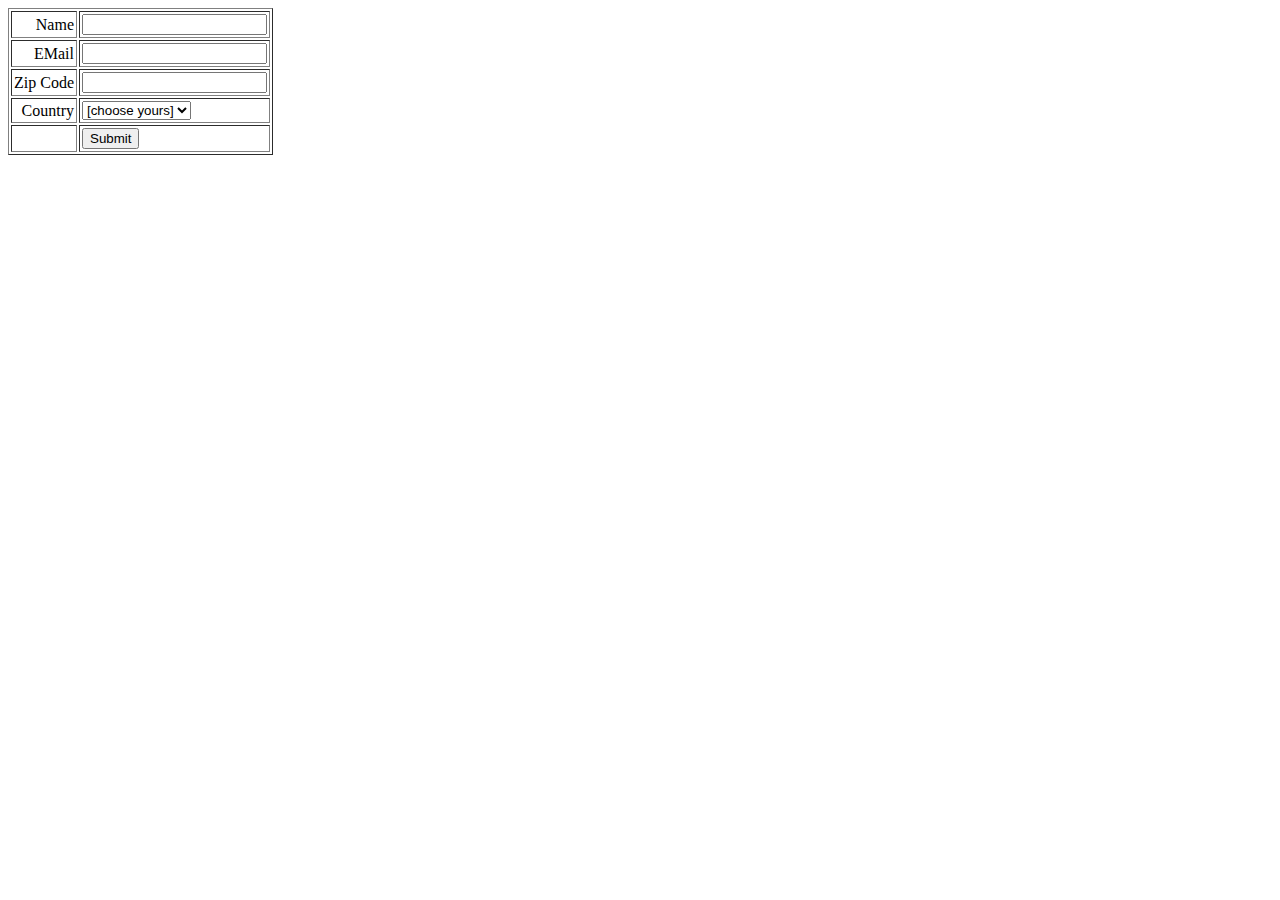
<file: ClassExercises/CE09/index.html>
<html>   
    <head>
        <title>Form Validation</title>

        <style>
            .error
            {
                color:red;
                
            }

          

        </style>

        <script>


            function validate()
            {
                var errorArray = new Array();

                if (document.myForm.Name.value === "")
                {
                    document.myForm.Name.focus(); //puts cursor in that are of the form
                    errorArray.push("You need a Name");
                    document.getElementById("Name").style = "background-color:#f7df85";


                } else
                {
                    document.getElementById("Name").style = "background-color:white";

                }

                if (document.myForm.EMail.value === "")
                {
                    document.myForm.EMail.focus();
                    errorArray.push("You need an Email");
                    document.getElementById("EMail").style = "background-color:#f7df85";

                } else
                {
                    document.getElementById("EMail").style = "background-color:white";

                }

                if (document.myForm.Zip.value === "" ||
                        isNaN(document.myForm.Zip.value) ||
                        document.myForm.Zip.value.length !== 5)  // isNaN is is not a number
                {
                    document.myForm.Zip.focus();
                    errorArray.push("You need a zip code");
                    document.getElementById("Zip").style = "background-color:#f7df85";
                } else
                {
                    document.getElementById("Zip").style = "background-color:white";

                }

                if (document.myForm.Country.value === "-1")
                {
                    errorArray.push("You need a country");
                    document.getElementById("Country").style = "background-color:#f7df85";
                } else
                {
                    document.getElementById("Country").style = "background-color:white";

                }

                if (errorArray.length > 0)
                {
                    var errorReport = document.getElementById("errorlog");
                    errorString = "<ul style='margin: 0;'>";
                    for (error = 0; error < errorArray.length; error++)
                    {
                        errorString = errorString + "<li class='error'>" + errorArray[error] + "</li>";
                    }

                    errorString += "</ul>";
                    errorReport.innerHTML = errorString;
                    return false;
                }
                return(true);
            }


        </script>      
    </head>   
    <body>
        <div id="mainDiv">
            <form action="" name="myForm" onsubmit="return(validate());">
                <table cellspacing="2" cellpadding="2" border="1">            
                    <tr>
                        <td align="right">Name</td>
                        <td><input type="text" name="Name" id="Name" /></td>
                    </tr>            
                    <tr>
                        <td align="right">EMail</td>
                        <td><input type="text" name="EMail" id="EMail" /></td>
                    </tr>            
                    <tr>
                        <td align="right">Zip Code</td>
                        <td><input type="text" name="Zip" id="Zip" /></td>
                    </tr>            
                    <tr>
                        <td align="right">Country</td>
                        <td>
                            <select name="Country" id="Country">

                            </select>
                        </td>
                    </tr>            
                    <tr>
                        <td align="right"></td>
                        <td><input type="submit" value="Submit" /></td>
                    </tr>            
                </table>

            </form>  
            <div id="errorlog"></div>
        </div>

    </body>
    <script>

        var countryArray = ["USA", "UK", "INDIA"];
        countryOption = "<option value='-1' selected>[choose yours]</option>";

        for (c = 0; c < countryArray.length; c++)
        {
            countryOption += "<option value='" + c + "'>" + countryArray[c] + "</option>";

        }

        document.myForm.Country.innerHTML = countryOption;

    </script>
</html>
</file>
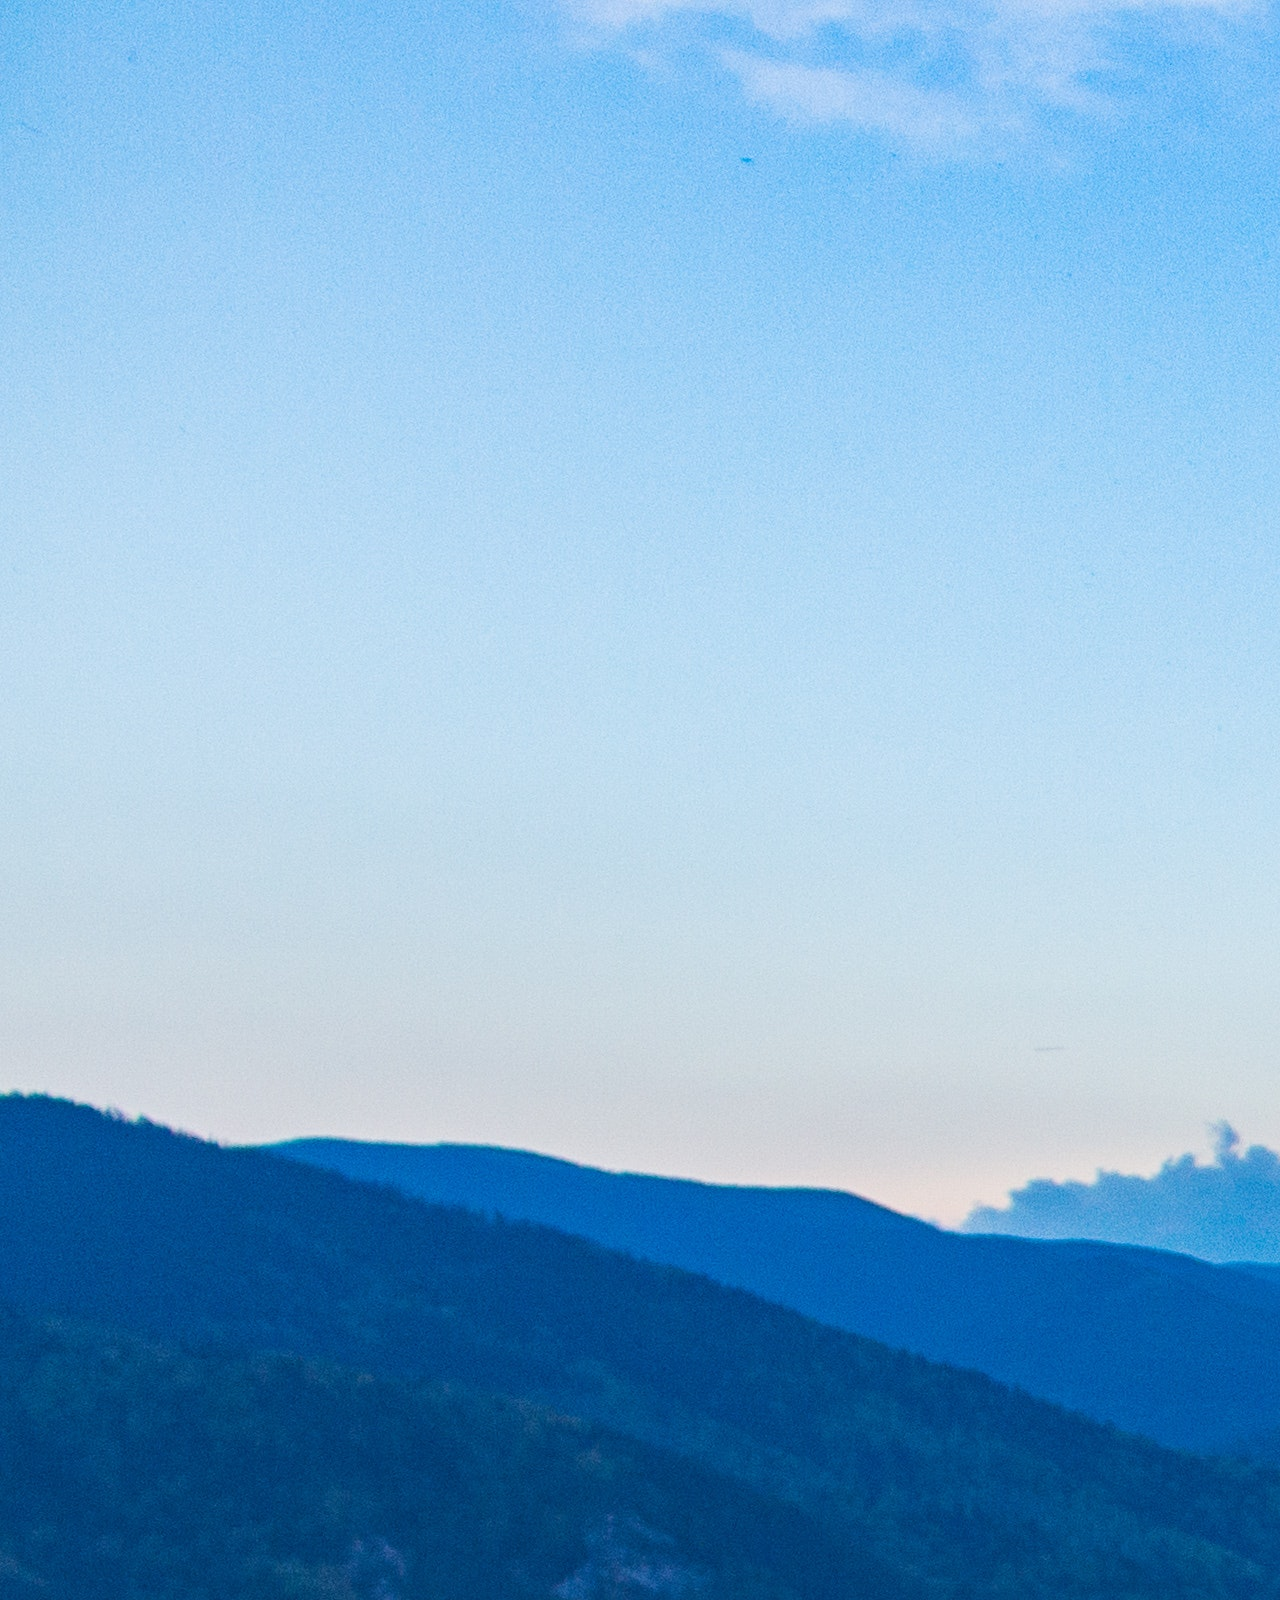
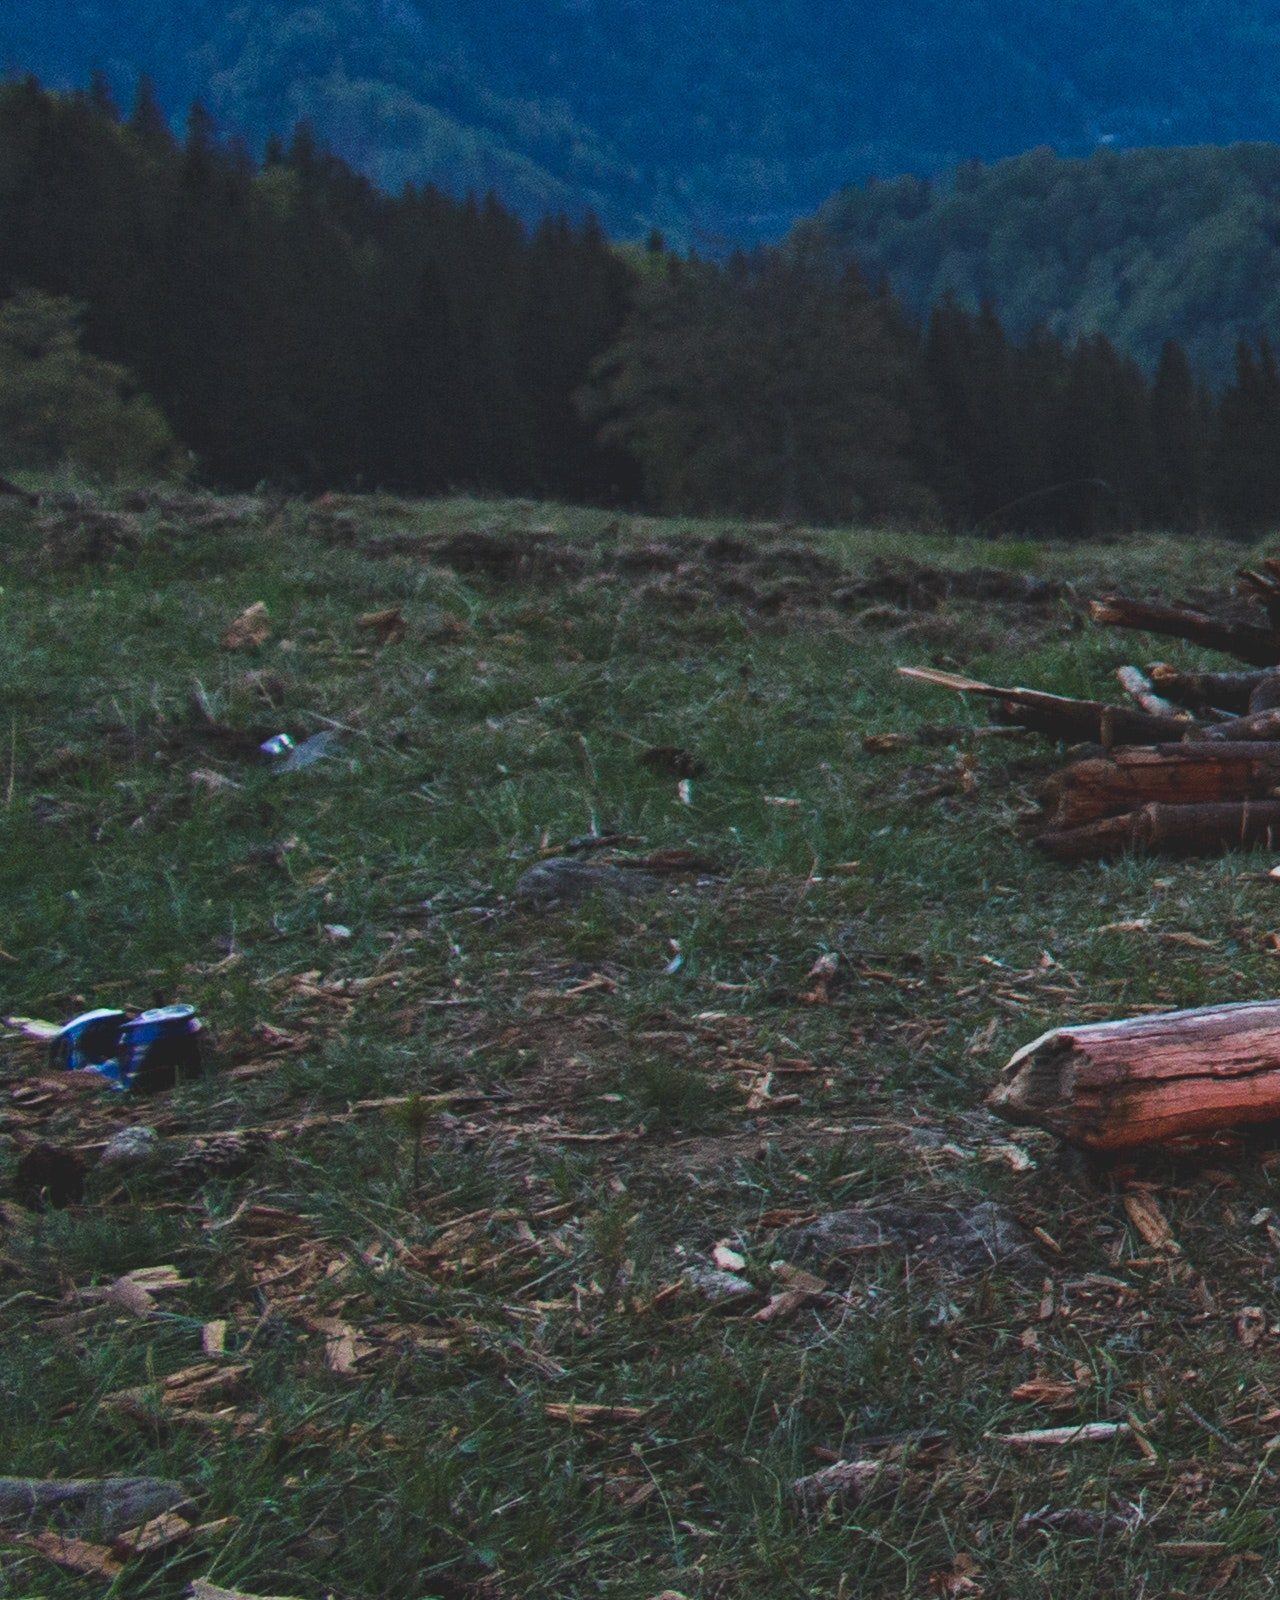
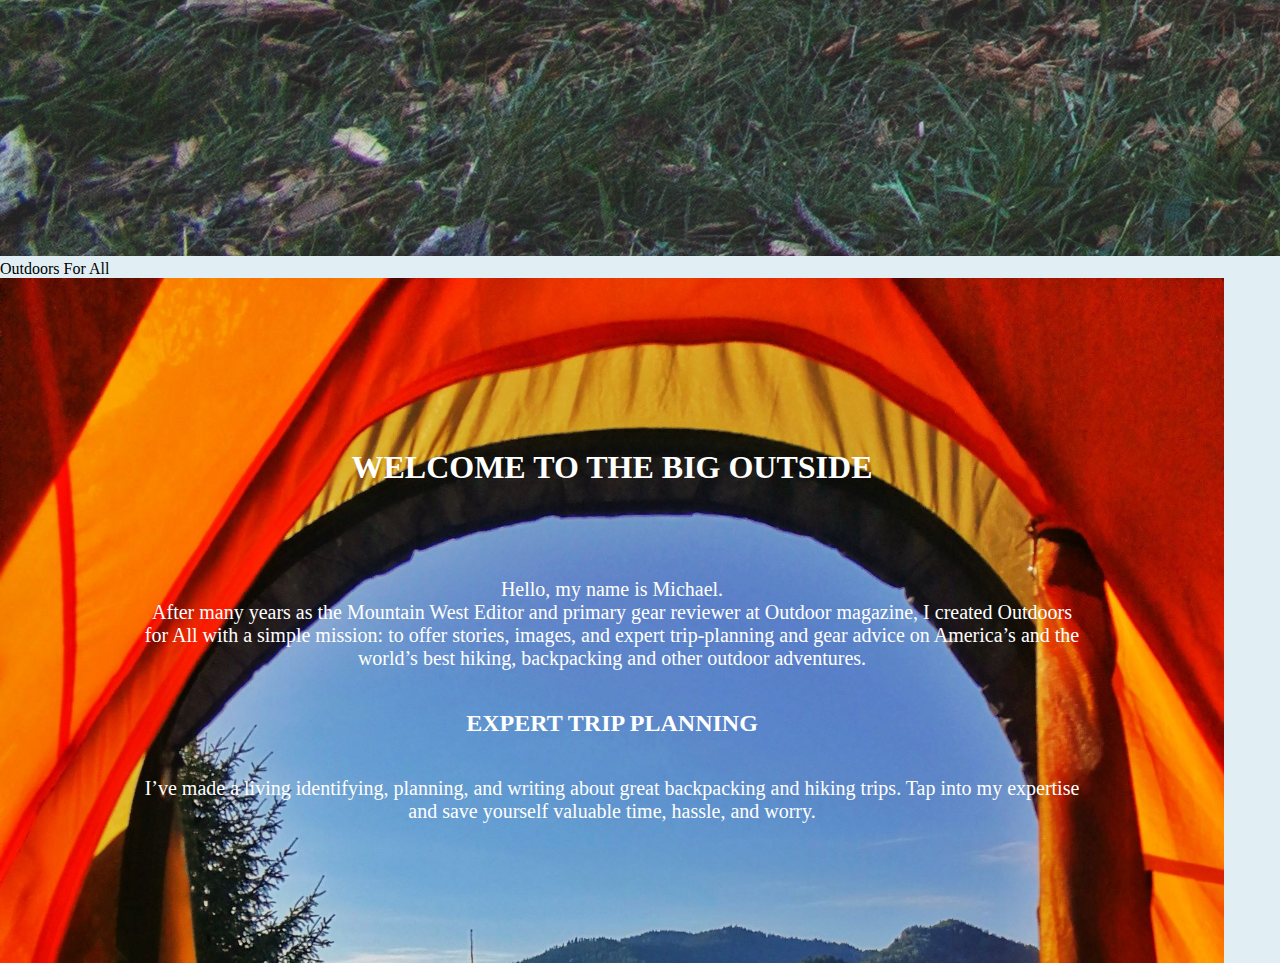
<file: AssignmentOutdoors/index2.html>
<!DOCTYPE html>
<!--
To change this license header, choose License Headers in Project Properties.
To change this template file, choose Tools | Templates
and open the template in the editor.
-->
<html>
    <head>
        <title>Outdoors For All</title>
        <meta charset="UTF-8">
        <meta name="viewport" content="width=device-width, initial-scale=1.0">
        <link rel="stylesheet" type="text/css" href="css/style.css">
    </head>
    <body>
        <div id = "banner">
            <img src="img/outdoor1.jpg" alt="landscape">
            <div>Outdoors For All</div>
        </div>
        <div>
            <?php
            ?>
        </div>
        <div id = "mainIntro">
            <h1>WELCOME TO THE BIG OUTSIDE</h1>
            <p> Hello, my name is Michael. <br>
                After many years as the Mountain West Editor and primary gear reviewer at Outdoor magazine, 
                I created Outdoors for All with a simple mission: to offer stories, images, and expert trip-planning 
                and gear advice on America’s and the world’s best hiking, backpacking and other outdoor adventures. </p>  
            <h2>EXPERT TRIP PLANNING</h2>
            <p> I’ve made a living identifying, planning, and writing about great backpacking 
                and hiking trips. Tap into my expertise and save yourself valuable time, hassle,
                and worry. </p>
        </div>
    </body>
</html>
</file>
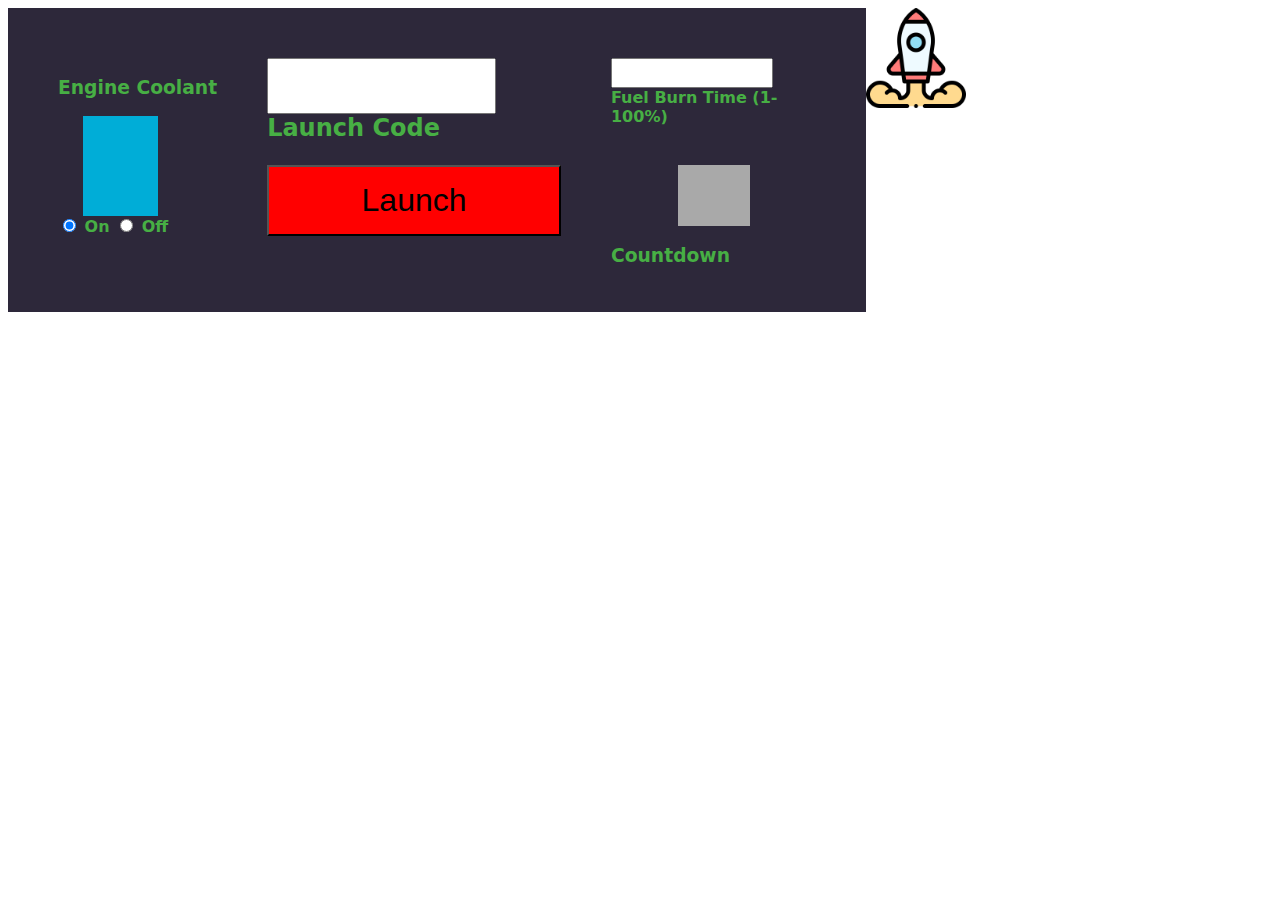
<file: ClassExercises/CE10/LaunchPanel.html>
<!DOCTYPE html>
<!--
Click nbfs://nbhost/SystemFileSystem/Templates/Licenses/license-default.txt to change this license
Click nbfs://nbhost/SystemFileSystem/Templates/ClientSide/html.html to edit this template
-->
<html>
    <head>
        <title>Launch Panel</title>
        <meta charset="UTF-8">
        <meta name="viewport" content="width=device-width, initial-scale=1.0">

        <link href="style.css" rel="stylesheet" type="text/css"/>



    </head>
    <body>
        <div id = "panel">
            <div id="engineCoolant" class="item1">
                <h3>Engine Coolant</h3>
                <div class="" id = "coolantLevels"></div>
                <input type="radio" value="On" id = "coolantOn" name ="engineCoolant" onclick="checkCoolant()" checked>
                <label for="coolantOn">On</label>
                <input type="radio" value="Off" id="coolantOff" name ="engineCoolant" onclick="checkCoolant()">
                <label for="coolantOff">Off</label>
            </div>

            <div id = "launchInput" class="item2">
                <input type="text" id="launchCode" name="launchCode">
                <label for="launchCode">Launch Code</label>
            </div>

            <div id = "fuelBurnTime" class="item3">
                <input type="number" id = "burnTime" name="burnTime"><br>
                <label for = "burnTime">Fuel Burn Time (1-100%)</label>
            </div>

            <div class="item4">
                <button id = "launchButton" onclick="checkToLaunch()">Launch</button>
            </div>

            <div class="item5">
                <div id = "countDownDisplay"></div>
                <h3>Countdown</h3>

            </div>

            <div class="item6">
                <ul id="status">

                </ul>
            </div>
        </div>
        <div id="rocketShip">
            <img src="rocket.png" alt="rocket">
        </div>

    </body>

    <script>

        //set coolant display
        function checkCoolant()
        {
            var coolantDisplay = document.getElementById("coolantLevels");

        if (document.getElementById("coolantOn").checked)
        {
             coolantDisplay.classList.remove("goodCoolant");
            coolantDisplay.classList.add("tooMuchCoolant");
            console.log("on");
            
        }
        if (document.getElementById("coolantOff").checked)
        {
            coolantDisplay.classList.add("goodCoolant");
            coolantDisplay.classList.remove("tooMuchCoolant");
            console.log("off");

        }
        }
        

        function checkToLaunch()
        {

            statusIndicator = document.getElementById("status");
            statusInformation = "";
            readyToLaunch = true;
            var launchCodeInput = document.getElementById("launchCode").value;
            console.log(launchCodeInput);
            
            var launchcode = document.getElementById("launchCode").value;

            try
            {
                if (document.getElementById("coolantOn").checked)
                {
                    statusInformation += "<li>To much coolant to start engine</li>";
                    readyToLaunch = false;

                }

                if (document.getElementById("burnTime").value < 20)
                {
                    statusInformation += "<li>Burn time too low</li>";
                    readyToLaunch = false;


                } else if (document.getElementById("burnTime").value > 30)
                {
                    statusInformation += "<li>Burn time too high</li>";
                    readyToLaunch = false;
                }

                if (document.getElementById("launchCode").value === "")
                {
                    statusInformation += "<li>Need launch code</li>";
  
                    readyToLaunch = false;
                }

                //launch if good
                if (readyToLaunch)
                {
           
                    var num = 10;

                    var interval = setInterval(setCountdown, 1000);
                    
                   
                    
                    

                }


                statusIndicator.innerHTML = statusInformation;
            } catch (err)
            {
                console.log(err);

            }

            function setCountdown()
            {
                document.getElementById("countDownDisplay").innerHTML = num;
                num--;
                if (num === -1)
                {
                    clearInterval(interval);
                    document.getElementById("status").innerHTML = "<li style ='font-size: 3em;'>"+launchCodeInput+" Launched</li>";
                }




            }

            /* comment 
             Check to see if the engine coolant is checked as off
             It will check to see the burn is between 20% and 30%
             It will check to see if there is a launch code entered
             If any errors come up it will stop and list the error
             If no errors it will display the launch code in all uppercase and count down to launch with a loop
             
             */
        }
    </script>


</html>
</file>
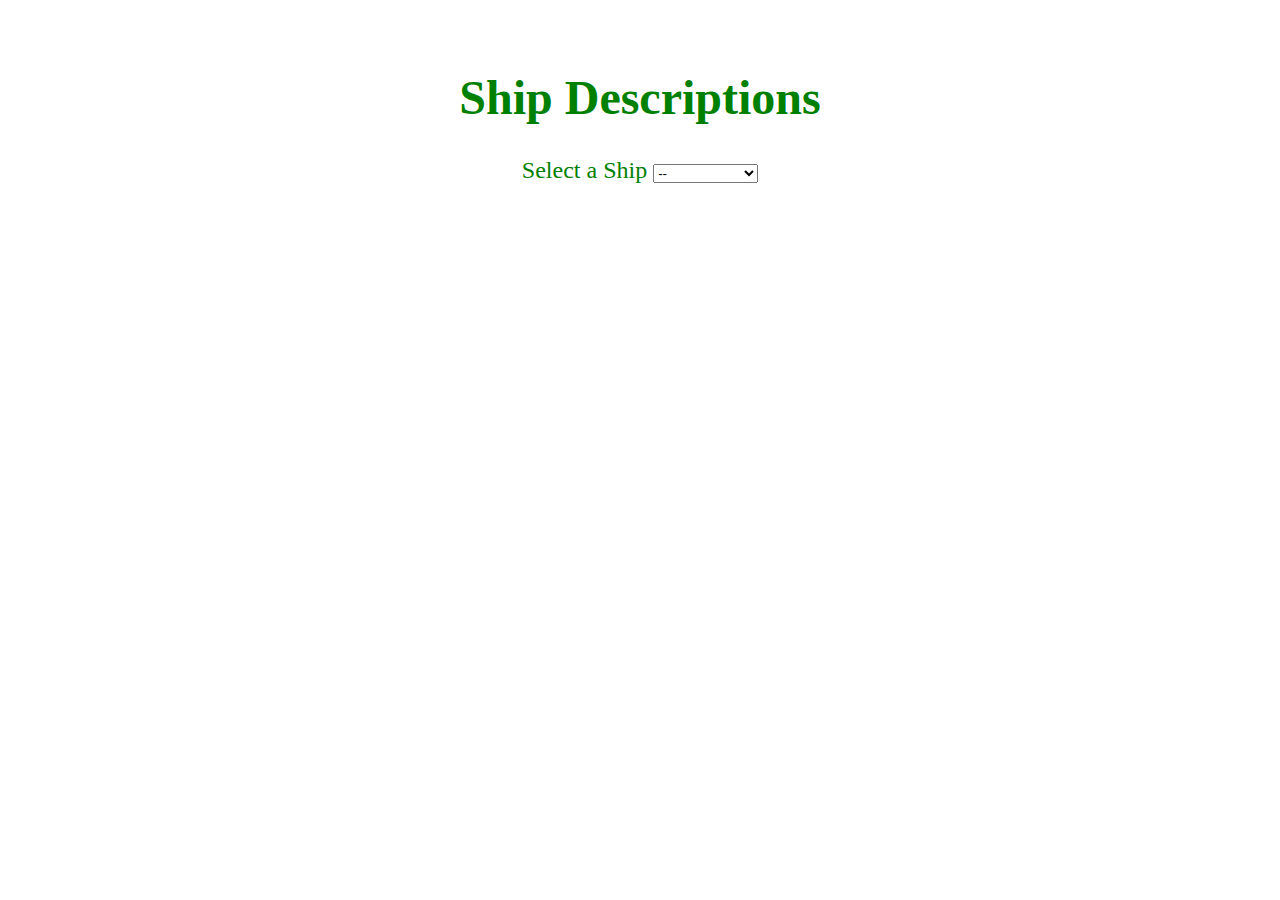
<file: ClassExercises/CE11/ShipSelection.html>
<!DOCTYPE html>
<!--
To change this license header, choose License Headers in Project Properties.
To change this template file, choose Tools | Templates
and open the template in the editor.
-->
<html>
    <head>
        <title>Ship Descriptor</title>
        <meta charset="UTF-8">
        <meta name="viewport" content="width=device-width, initial-scale=1.0">
        <script src="ShipClass.js" type="text/javascript"></script>
        
        <style>
            
            body{
                font-size: 1.5em;
                color:green;
            }
            
            #heading
            {
                text-align: center;
                padding: 30px;
            }
            #display table{
                margin:auto;
               border-spacing: 1em;

                
            }
        </style>
        
        <script>

            ships = [
                {"name": "Crate",
                    "speed": 1.8,
                    "HardPoints": 2,
                    "Cargo": 10,
                    "Cost": 2500,
                    "image": "crate.jpg"},
                {"name": "Lightening",
                    "speed": 4.3,
                    "HardPoints": 4,
                    "Cargo": 2,
                    "Cost": 60000,
                    "image": "lightening.jpg"},
                {"name": "Starliner",
                    "speed": 2.4,
                    "HardPoints": 12,
                    "Cargo": 100,
                    "Cost": 100000,
                    "image": "starliner.jpg"},
                {"name": "VD Tug",
                    "speed": 1.4,
                    "HardPoints": 10,
                    "Cargo": 250,
                    "Cost": 8000,
                    "image": "VDTug.jpg"},
                {"name": "Biel-Corp II",
                    "speed": 1.3,
                    "HardPoints": 20,
                    "Cargo": 5,
                    "Cost": 15000,
                    "image": "Biel-CorII.jpg"},
                {"name": "VD Behemoth",
                    "speed": 0.5,
                    "HardPoints": 20,
                    "Cargo": 75,
                    "Cost": 25000,
                    "image": "VDBehemoth.jpg"}
            ];
        </script>
    </head>
    <body>
        <div id="heading">
            <h1>Ship Descriptions</h1>
            <label for="shipsoftheline">Select a Ship</label>
            <select id="shipsoftheline" name="shipsoftheline" onchange="GetShip(this.value)" > 
                <option value="--">--</option>
            </select>
        </div>
        <div id="display">
        </div>
        <script>
            
            //populate the ships dropdown with the name of the ships in the ships array
            var shipdrpdn = document.getElementById('shipsoftheline');
            for(i = 0; i < ships.length; i++)
            {
                shipdrpdn.innerHTML += "<option value ='" + i + "'>" + ships[i].name + "</option>";
            }
            
            //create a ship object using the ShipClass and display the selected ship
            //the selected ship can be identified by theShipID, which matches the element number in the ships array
            function GetShip(theShipID)
            {
                console.log(theShipID);
                if(theShipID !== "--")
                {
                    NewShip = new Ship(ships[theShipID].name, ships[theShipID].speed, ships[theShipID].HardPoints, ships[theShipID].Cargo,
                    ships[theShipID].Cost, ships[theShipID].image);
                    NewShip.DisplayShip(document.getElementById("display"));
                }
                else{
                    document.getElementById('display').innerHTML="";
                }
            }
        </script>
    </body>
</html>
</file>
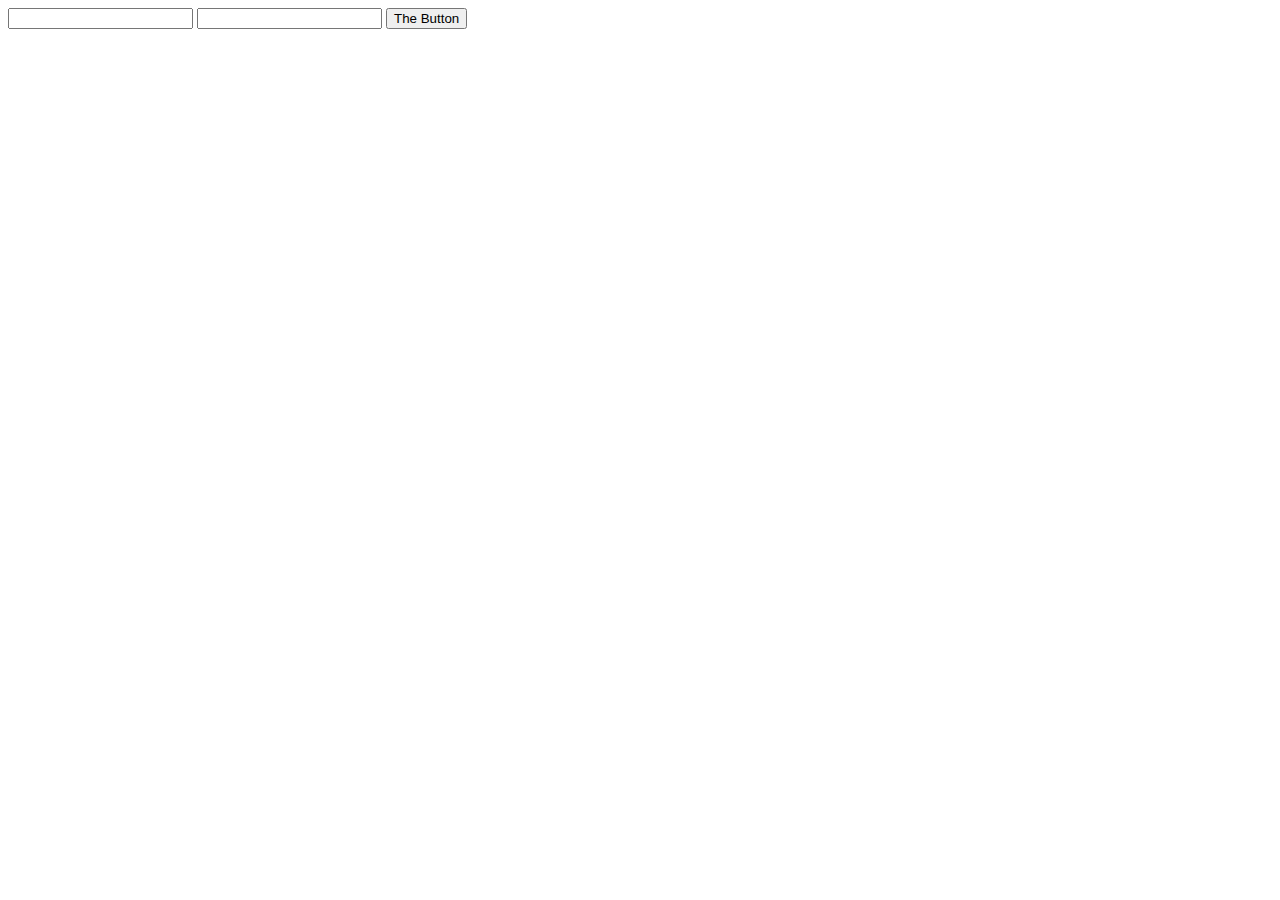
<file: ClassExercises/CE13/ChuckJoke.html>
<!DOCTYPE html>
<!--
To change this license header, choose License Headers in Project Properties.
To change this template file, choose Tools | Templates
and open the template in the editor.
-->
<html>
    <head>
        <title>Chuck Norris Jokes</title>
        <meta charset="UTF-8">
        <meta name="viewport" content="width=device-width, initial-scale=1.0">
        <script src="Asynch.js" type="text/javascript"></script>
        <script>
            function GetJoke() {
                first = document.getElementById("firstName").value;
                last = document.getElementById("lastName").value;
                var data_file = "http://api.icndb.com/jokes/random?firstName=" + first + "&lastName=" + last;
                var http_request = AJAXRequest();
                http_request.onreadystatechange = function () {
                    if (http_request.readyState == 4) {
                        // Javascript function JSON.parse to parse JSON data
                        var jsonObj = JSON.parse(http_request.responseText);
                        console.log(jsonObj + "Using my code");
                        document.getElementById("joke").innerHTML = jsonObj.value.joke;
                    }
                }
                http_request.open("GET", data_file, true);
                http_request.send();
            }
        </script>
    </head>
    <body>
        <div><input type="text" id="firstName">
        <input type="text" id="lastName">
        <button onclick="GetJoke()">The Button</button>
        <div id="joke">

        </div></div>
    </body>
</html>
</file>
<file: AssignmentOutdoors/css/style.css>
body{
    margin:0;
    padding:0;
    background-color: #e1eff5;
    color:black;

}

#mainIntro
{
    background-image:url("../img/outdoor4.jpg");
    color:white;
    margin: 0;
    padding: 100px;
    text-align: center;
    width:80%;
    background-size:cover;
}

#mainIntro h1
{
    padding: 50px;
}

#mainIntro p
{
    padding: 20px;
    font-size: 1.25em;
}

.companyName
{
    padding-bottom: 150px;
    font-size: 5em;
}

#navigation
{
    display:block;
    background-color:#1d3b53;
    color: white;
    width: 20%;
    min-height: 1000px;
}

#loginOptions
{
    height: 30px;
    text-align: right;
    padding: 10px;
}

#navbar
{

    font-size: 1.75em;
    list-style: none;
    margin:0;
    justify-content: space-around;
    padding: 30px;


}

#navbar li
{
    padding: 0 0 20px 0;
}
#navbar li a:hover
{
    color:#fead03;

}

#navbar li a
{
    text-decoration:none;
    color:#FB7B00;

}


.mainContent
{
    background-color: #06123c;
    color: white;
    text-align: center;
    padding: 40px;
    max-height: 750px;

}

.mainContent h1{
    padding: 0 0 30px 0;
}

.mainContent p
{
    padding: 20px 0 20px 0;
}

#serviceimg
{
    display: block;
    margin-left: auto;
    margin-right: auto;
    width: 300px;
    border-radius: 50%;
    height: 300px;
    margin-bottom: 40px;
}

.box-border{
    border: 1px solid #B9BAA3;
}

.productResultImg{
    max-height: 300px !important;
}

#clientMain{
    background-color: #06123c;
    color: white;
    padding: 40px;
}

#form_11683{
    width: 60%;
    padding: 1.2em;

}

#form_11683 ul{
    list-style: none;
}

#form_11683 ul li{
    margin:1em;
}
#form_11683 h2, p{
    margin:1em;
}

#errorList{

    max-height: 500px;
    margin-top: 200px;
    padding: 2em;
}

#serviceInfoImage
{
    margin: auto;
    display: block;
    border-radius: 50%;
    width: 225px;
    height: 225px;
}

.pageWrapper
{
    display:flex;
}

#cart
{
    width: 80%;
    text-align: center;
}

#cart input
{
    margin: 20px;
}

.cartTable
{
    width: 80%;
    margin: auto;
}

#loginDiv
{
    background-image:url("../img/outdoor2.jpg");
    background-size: cover;
    width: 80%;

}

#loginForm
{
    background-color: #e1eff5;
    padding: 20px;
    width: 45%;
    height: 500px;
    margin: 50px;
    opacity: 85%;
}

#greeting
{
    text-align: center;
    padding: 40px;
}

#greeting h1
{
    padding: 40px;
}
</file>
<file: ClassExercises/CE10/style.css>
/*
Click nbfs://nbhost/SystemFileSystem/Templates/Licenses/license-default.txt to change this license
Click nbfs://nbhost/SystemFileSystem/Templates/ClientSide/css.css to edit this template
*/
/* 
    Created on : Oct 28, 2022, 9:09:52 PM
    Author     : erinn
*/

body{
    display:flex;
}

.item1 {
    grid-area: coolant;
}
.item2 {
    grid-area: code;
}
.item3 {
    grid-area: fuel;
}
.item4 {
    grid-area: launch;
}
.item5{
    grid-area: countdown;
}

.item6{
    grid-area: message;
}


#panel
{
    display:grid;
    grid-template-areas:
        'coolant code code fuel'
        'coolant launch launch countdown'
    'message message message message';
    
    width: 60%;
    background-color: #2d283a;
    color: #47af44;
    font-weight: bold;
    font-family: system-ui;
    padding:50px;
    gap: 10px 50px;


}

#coolantLevels{
    height: 100px;
    width: 75px;
    background-color: #00add7;
    margin-left: 25px;
}

.tooMuchCoolant
{
    background-color: #00add7;
    
}

#rocketShip img{
    height: 100px;
}

.goodCoolant
{
    background-image: linear-gradient(black , red);
}

#launchCode
{
    width: 75%;
    height: 50px;
    text-align: center;
    font-size: 1.75em;
}


#launchInput label
{
    display: inline-block;
    font-size: 1.5em;
    text-align: center;
}

#launchButton
{
    background-color: red;
    width: 100%;
    height: 100%;
    font-size: 2em;
}
#burnTime
{
    width: 75%;
height: 25%;
}

#countDownDisplay{
    background-color:darkgray;
    width: 35%;
    height: 86%;
    margin: auto;
    text-align: center;
    font-size:3em;
}
</file>
